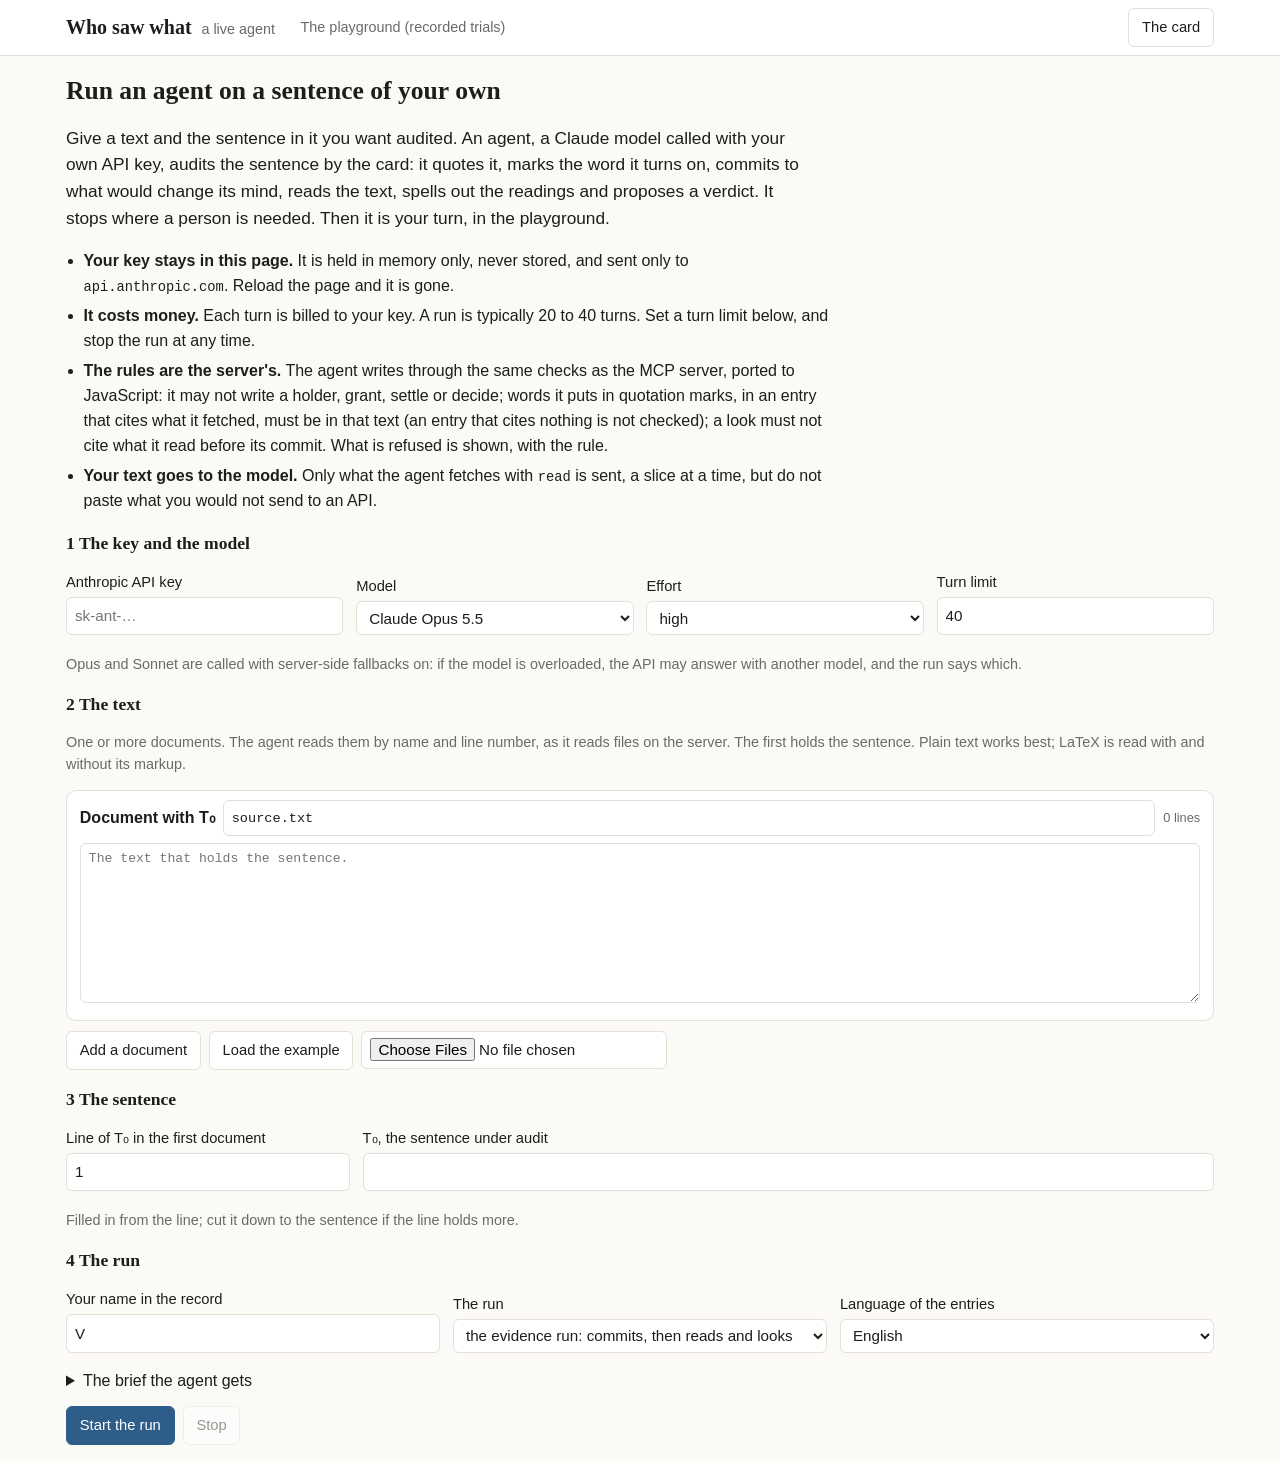
<file: server/live/index.html>
<!doctype html>
<html lang="en">
<head>
<meta charset="utf-8">
<meta name="viewport" content="width=device-width, initial-scale=1">
<title>Who Saw What: Live Agent</title>
<link rel="stylesheet" href="../playground/style.css">
<link rel="stylesheet" href="live.css">
</head>
<body>
<header class="top">
  <div class="wrap">
    <h1>Who saw what <span>a live agent</span></h1>
    <nav>
      <a class="navlink" href="../playground/">The playground (recorded trials)</a>
    </nav>
    <button id="help-btn" class="ghost" aria-expanded="false">The card</button>
  </div>
</header>

<aside id="help" hidden>
  <div class="wrap">
    <p>The procedure on one sheet, from <em>Saying What You Mean</em>, Appendix A. The agent
    gets this card, the server's instructions and the tool descriptions, word for word.</p>
    <pre id="card"></pre>
  </div>
</aside>

<main class="wrap">

<section id="intro">
  <h2>Run an agent on a sentence of your own</h2>
  <p class="lead">Give a text and the sentence in it you want audited. An agent, a Claude
  model called with your own API key, audits the sentence by the card: it quotes it, marks
  the word it turns on, commits to what would change its mind, reads the text, spells out
  the readings and proposes a verdict. It stops where a person is needed. Then it is your
  turn, in the playground.</p>
  <ul class="plain">
    <li><b>Your key stays in this page.</b> It is held in memory only, never stored, and
      sent only to <code>api.anthropic.com</code>. Reload the page and it is gone.</li>
    <li><b>It costs money.</b> Each turn is billed to your key. A run is typically 20 to 40
      turns. Set a turn limit below, and stop the run at any time.</li>
    <li><b>The rules are the server's.</b> The agent writes through the same checks as the
      MCP server, ported to JavaScript: it may not write a holder, grant, settle or decide;
      words it puts in quotation marks, in an entry that cites what it fetched, must be in that text (an entry that cites nothing is not checked); a look must not cite what it read before its
      commit. What is refused is shown, with the rule.</li>
    <li><b>Your text goes to the model.</b> Only what the agent fetches with <code>read</code>
      is sent, a slice at a time, but do not paste what you would not send to an API.</li>
  </ul>
</section>

<section id="setup">
  <h3>1 The key and the model</h3>
  <div class="row">
    <label>Anthropic API key
      <input id="key" type="password" autocomplete="off" spellcheck="false" placeholder="sk-ant-…"></label>
    <label>Model
      <select id="model">
        <option value="claude-opus-5-5">Claude Opus 5.5</option>
        <option value="claude-sonnet-5-5">Claude Sonnet 5.5</option>
        <option value="claude-haiku-5-5">Claude Haiku 5.5</option>
      </select></label>
    <label>Effort
      <select id="effort">
        <option value="high">high</option>
        <option value="medium">medium</option>
        <option value="low">low</option>
      </select></label>
    <label>Turn limit
      <input id="max-turns" type="number" min="1" max="200" value="40"></label>
  </div>
  <p class="hint">Opus and Sonnet are called with server-side fallbacks on: if the model is
  overloaded, the API may answer with another model, and the run says which.</p>

  <h3>2 The text</h3>
  <p class="hint">One or more documents. The agent reads them by name and line number, as
  it reads files on the server. The first holds the sentence. Plain text works best; LaTeX
  is read with and without its markup.</p>
  <div id="docs"></div>
  <div class="controls">
    <button id="add-doc">Add a document</button>
    <button id="example">Load the example</button>
    <label class="check"><input type="file" id="file" accept=".txt,.md,.tex,text/plain" multiple> </label>
  </div>

  <h3>3 The sentence</h3>
  <div class="row">
    <label>Line of T₀ in the first document
      <input id="line" type="number" min="1" value="1"></label>
    <label class="grow">T₀, the sentence under audit
      <input id="sentence" spellcheck="false"></label>
  </div>
  <p class="hint">Filled in from the line; cut it down to the sentence if the line holds more.</p>

  <h3>4 The run</h3>
  <div class="row">
    <label>Your name in the record
      <input id="person" value="V" maxlength="40"></label>
    <label>The run
      <select id="role">
        <option value="evidence">the evidence run: commits, then reads and looks</option>
        <option value="drafting">the drafting run: varies and precizes, names a property</option>
      </select></label>
    <label>Language of the entries
      <select id="lang">
        <option value="en">English</option>
        <option value="sv">Swedish</option>
      </select></label>
  </div>
  <details class="brief-box">
    <summary>The brief the agent gets</summary>
    <pre id="brief"></pre>
  </details>
  <div class="controls">
    <button id="start" class="primary">Start the run</button>
    <button id="stop" disabled>Stop</button>
    <span id="status" class="muted"></span>
  </div>
  <div id="setup-error" class="refusal" hidden></div>
</section>

<section id="run" hidden>
  <h2>The run</h2>
  <div class="stats" id="stats"></div>
  <div class="columns two">
    <div class="col">
      <h3>The log <small id="log-name"></small></h3>
      <div id="entries"><p class="muted">No entries yet.</p></div>
    </div>
    <div class="col">
      <h3>What the agent did <small>tool calls and what it said</small></h3>
      <div id="trace"></div>
    </div>
  </div>
  <div id="done" class="line" hidden>
    <h3>The agent has stopped</h3>
    <div id="summary"></div>
    <p>Now it is a person's turn: say who holds a reading, which you go by, or that you
    cannot tell, and give the audit's verdict. The playground takes the run as a case.</p>
    <div class="controls">
      <button id="to-playground" class="primary">Take your turn in the playground</button>
      <button id="dl-run">Download the run</button>
      <button id="dl-transcript">Download the transcript</button>
    </div>
    <p class="hint">The run file holds the log, its public key and what the agent fetched.
    The playground loads it again later (Choose a case, Load a run). The transcript is every
    message sent to and from the model.</p>
  </div>
</section>

</main>

<script src="prompt.js"></script>
<script src="../playground/audit.js"></script>
<script src="ledger.js"></script>
<script src="tools.js"></script>
<script type="module" src="agent.js"></script>
</body>
</html>
</file>
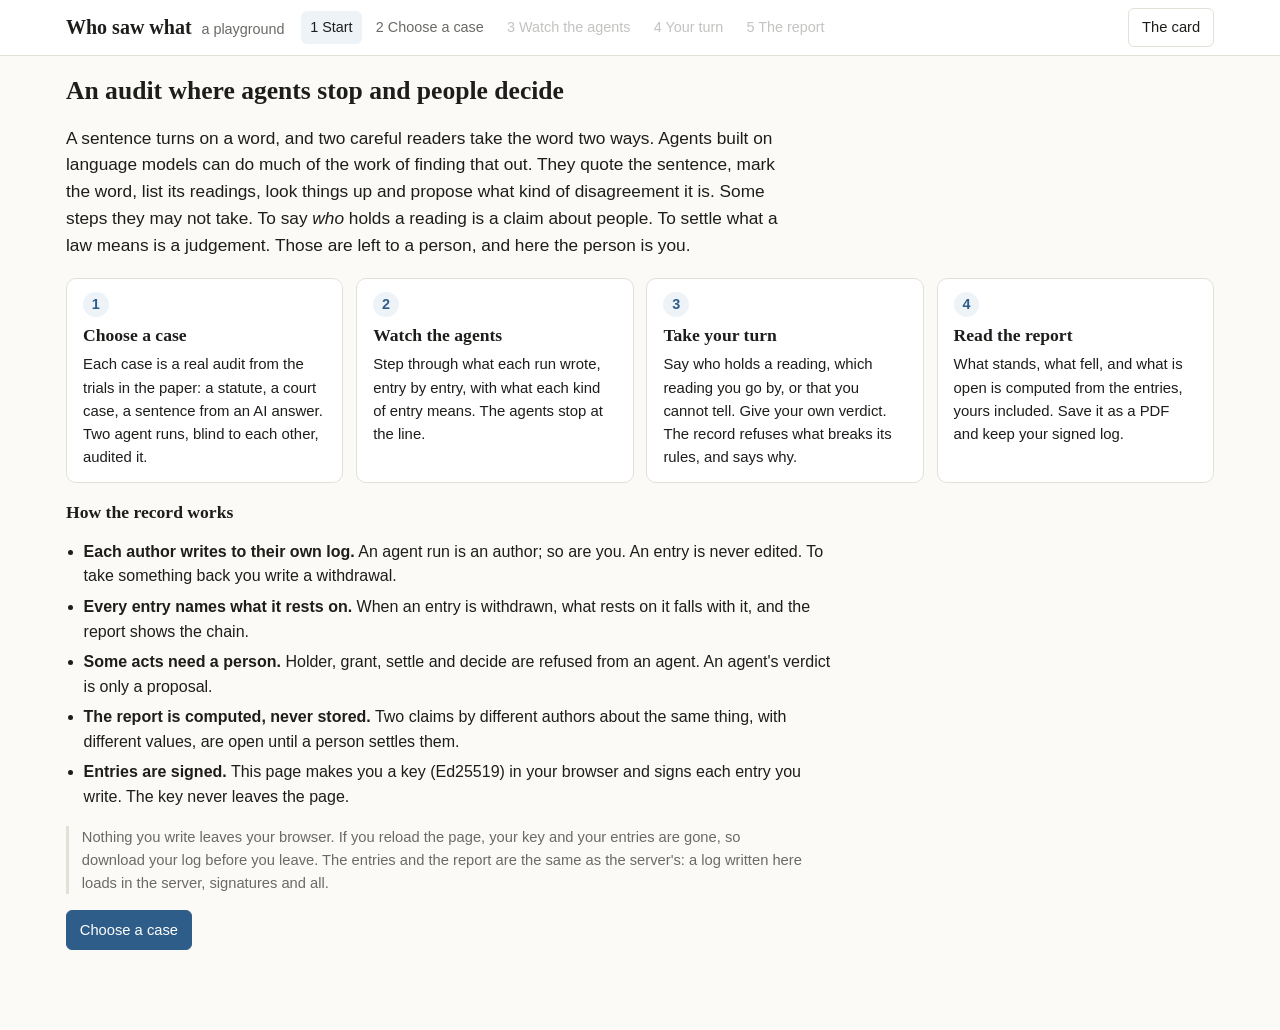
<file: server/playground/index.html>
<!doctype html>
<html lang="en">
<head>
<meta charset="utf-8">
<meta name="viewport" content="width=device-width, initial-scale=1">
<title>Who Saw What: Playground</title>
<link rel="stylesheet" href="style.css">
</head>
<body>
<header class="top">
  <div class="wrap">
    <h1>Who saw what <span>a playground</span></h1>
    <nav id="steps">
      <button data-go="start" class="on">1 Start</button>
      <button data-go="choose">2 Choose a case</button>
      <button data-go="watch">3 Watch the agents</button>
      <button data-go="turn">4 Your turn</button>
      <button data-go="report">5 The report</button>
    </nav>
    <button id="help-btn" class="ghost" aria-expanded="false">The card</button>
  </div>
</header>

<aside id="help" hidden>
  <div class="wrap">
    <p>The procedure on one sheet, from <em>Saying What You Mean</em>, Appendix A, as the
    server gives it to an agent. T₀ is the sentence under audit and <i>w</i> the word marked
    in it. Step 1b, varying, is not verdict 1b.</p>
    <pre id="card"></pre>
  </div>
</aside>

<main class="wrap">

<section id="start" class="view on">
  <h2>An audit where agents stop and people decide</h2>
  <p class="lead">A sentence turns on a word, and two careful readers take the word two
  ways. Agents built on language models can do much of the work of finding that out. They
  quote the sentence, mark the word, list its readings, look things up and propose what
  kind of disagreement it is. Some steps they may not take. To say <em>who</em> holds a
  reading is a claim about people. To settle what a law means is a judgement. Those are
  left to a person, and here the person is you.</p>

  <div class="how">
    <div><b>1</b><h3>Choose a case</h3><p>Each case is a real audit from the trials in
      the paper: a statute, a court case, a sentence from an AI answer. Two agent runs,
      blind to each other, audited it.</p></div>
    <div><b>2</b><h3>Watch the agents</h3><p>Step through what each run wrote, entry by
      entry, with what each kind of entry means. The agents stop at the line.</p></div>
    <div><b>3</b><h3>Take your turn</h3><p>Say who holds a reading, which reading you go
      by, or that you cannot tell. Give your own verdict. The record refuses what breaks its
      rules, and says why.</p></div>
    <div><b>4</b><h3>Read the report</h3><p>What stands, what fell, and what is open is
      computed from the entries, yours included. Save it as a PDF and keep your signed log.</p></div>
  </div>

  <h3>How the record works</h3>
  <ul class="plain">
    <li><b>Each author writes to their own log.</b> An agent run is an author; so are you.
      An entry is never edited. To take something back you write a withdrawal.</li>
    <li><b>Every entry names what it rests on.</b> When an entry is withdrawn, what rests
      on it falls with it, and the report shows the chain.</li>
    <li><b>Some acts need a person.</b> Holder, grant, settle and decide are refused from an
      agent. An agent's verdict is only a proposal.</li>
    <li><b>The report is computed, never stored.</b> Two claims by different authors about
      the same thing, with different values, are open until a person settles them.</li>
    <li><b>Entries are signed.</b> This page makes you a key (Ed25519) in your browser and
      signs each entry you write. The key never leaves the page.</li>
  </ul>
  <p class="note">Nothing you write leaves your browser. If you reload the page, your key and
  your entries are gone, so download your log before you leave. The entries and the report
  are the same as the server's: a log written here loads in the server, signatures and all.</p>
  <p><button class="primary" data-go="choose">Choose a case</button></p>
</section>

<section id="choose" class="view">
  <h2>Choose a case</h2>
  <p>Each card is one audit from the trials. The sentence is the one the agents audited.</p>
  <div id="cases" class="cases"></div>
  <p class="hint">Ran an agent on your own text in the <a href="../live/">live page</a>?
  Load its run file here: <input type="file" id="load-run" accept=".json,application/json">
  <span id="load-status" class="refusal-inline"></span></p>
</section>

<section id="watch" class="view">
  <div class="case-head" id="watch-head"></div>
  <div class="controls">
    <button id="prev">Back</button>
    <span id="step-label"></span>
    <button id="next" class="primary">Next entry</button>
    <button id="all">Show all</button>
    <label class="check"><input type="checkbox" id="long"> Show whole texts</label>
  </div>
  <p class="hint">A reference such as <code>g1:vd1</code> names one entry: the log
  (<code>g1</code>, the first agent run) and the entry's id in it. Click a reference to see
  the entry it names.</p>
  <div id="columns" class="columns"></div>
  <div id="line" class="line" hidden></div>
</section>

<section id="turn" class="view">
  <div class="case-head" id="turn-head"></div>
  <div class="me">
    <label>Your name in the record
      <input id="me-name" value="V (visitor)" maxlength="60"></label>
    <button id="me-key" class="primary">Make my key</button>
    <span id="me-status" class="muted"></span>
  </div>
  <div id="acts" class="acts" hidden>
    <div class="tabs" id="act-tabs"></div>
    <form id="act-form" class="act-form"></form>
    <div id="refusal" class="refusal" hidden></div>
    <h3>Your entries</h3>
    <div id="mine" class="mine"><p class="muted">None yet.</p></div>
    <p><button class="primary" data-go="report">See the report</button></p>
  </div>
</section>

<section id="report" class="view">
  <div class="case-head" id="report-head"></div>
  <div class="controls">
    <label class="check"><input type="checkbox" id="with-persons"> Include the persons
      who wrote in the trial</label>
    <button id="print" class="primary">Save as PDF</button>
    <button id="dl-log">Download my log</button>
    <button id="dl-keys">Download my public key</button>
  </div>
  <div id="report-body"></div>
</section>

</main>

<div id="print-area"></div>

<script src="trials.js"></script>
<script src="audit.js"></script>
<script src="app.js"></script>
</body>
</html>
</file>
<file: server/playground/style.css>
:root {
  --bg: #fbfaf7; --panel: #ffffff; --ink: #1d1d1b; --muted: #6b6a66; --line: #e3e0d8;
  --accent: #2f5d8a; --accent-ink: #ffffff; --soft: #eef3f8;
  --agent: #f4f1ea; --person: #eef6ee; --warn: #a33b2b; --warn-soft: #fbeeec;
  --ok: #2e6b3a; --flash: #ffe9a8;
  --serif: "Iowan Old Style", "Palatino Linotype", Palatino, Georgia, serif;
  --sans: -apple-system, BlinkMacSystemFont, "Segoe UI", Helvetica, Arial, sans-serif;
  --mono: ui-monospace, "SF Mono", Menlo, Consolas, monospace;
}
@media (prefers-color-scheme: dark) {
  :root:not([data-theme="light"]) {
    --bg: #161615; --panel: #1f1f1d; --ink: #e8e6e1; --muted: #a09d96; --line: #34332f;
    --accent: #7fb0e0; --accent-ink: #0d1620; --soft: #1d2a36;
    --agent: #24231f; --person: #1d2a20; --warn: #f08a78; --warn-soft: #3a211d;
    --ok: #8fd19e; --flash: #5a4a17;
  }
}
:root[data-theme="dark"] {
  --bg: #161615; --panel: #1f1f1d; --ink: #e8e6e1; --muted: #a09d96; --line: #34332f;
  --accent: #7fb0e0; --accent-ink: #0d1620; --soft: #1d2a36;
  --agent: #24231f; --person: #1d2a20; --warn: #f08a78; --warn-soft: #3a211d;
  --ok: #8fd19e; --flash: #5a4a17;
}
* { box-sizing: border-box; }
body { margin: 0; background: var(--bg); color: var(--ink); font: 16px/1.55 var(--sans); }
.wrap { max-width: 1180px; margin: 0 auto; padding: 0 16px; }
h1, h2, h3 { font-family: var(--serif); font-weight: 600; line-height: 1.25; }
h2 { font-size: 1.6rem; margin: 1.2rem 0 .6rem; }
h3 { font-size: 1.1rem; margin: 1.2rem 0 .4rem; }
p.lead { font-size: 1.08rem; max-width: 46rem; }
code, pre { font-family: var(--mono); font-size: .86em; }
a { color: var(--accent); }
.muted, .hint, .note { color: var(--muted); }
.hint { font-size: .9rem; }
.note { font-size: .92rem; max-width: 46rem; border-left: 3px solid var(--line); padding-left: .8rem; }

header.top { background: var(--panel); border-bottom: 1px solid var(--line); position: sticky; top: 0; z-index: 5; }
header.top .wrap { display: flex; align-items: center; gap: 1rem; flex-wrap: wrap; padding-top: .5rem; padding-bottom: .5rem; }
header.top h1 { font-size: 1.25rem; margin: 0; }
header.top h1 span { font-family: var(--sans); font-weight: 400; color: var(--muted); font-size: .9rem; margin-left: .3rem; }
nav { display: flex; gap: .25rem; flex-wrap: wrap; flex: 1; }
nav button { border: 0; background: none; color: var(--muted); padding: .35rem .6rem; border-radius: 6px; font: inherit; font-size: .9rem; cursor: pointer; }
nav button.on { background: var(--soft); color: var(--ink); }
nav button:disabled { opacity: .4; cursor: default; }

button { font: inherit; font-size: .92rem; padding: .45rem .8rem; border-radius: 6px; border: 1px solid var(--line); background: var(--panel); color: var(--ink); cursor: pointer; }
button.primary { background: var(--accent); color: var(--accent-ink); border-color: var(--accent); }
button.ghost { background: none; }
button:disabled { opacity: .45; cursor: default; }
input, select, textarea { font: inherit; font-size: .95rem; color: var(--ink); background: var(--panel); border: 1px solid var(--line); border-radius: 6px; padding: .4rem .5rem; max-width: 100%; }
textarea { width: 100%; min-height: 4.5rem; }
label { display: block; margin: .6rem 0 .2rem; font-size: .92rem; }
label.check { display: inline-flex; align-items: center; gap: .35rem; margin: 0; }
label.check input { margin: 0; }

#help { background: var(--panel); border-bottom: 1px solid var(--line); max-height: 70vh; overflow: auto; }
#help pre { white-space: pre; overflow-x: auto; font-size: .8rem; line-height: 1.35; padding-bottom: 1rem; }

.view { display: none; padding-bottom: 4rem; }
.view.on { display: block; }

.how { display: grid; grid-template-columns: repeat(auto-fit, minmax(230px, 1fr)); gap: .8rem; margin: 1.2rem 0; }
.how > div { background: var(--panel); border: 1px solid var(--line); border-radius: 10px; padding: .8rem 1rem; }
.how b { display: inline-grid; place-items: center; width: 1.6rem; height: 1.6rem; border-radius: 50%; background: var(--soft); color: var(--accent); font-size: .9rem; }
.how h3 { margin-top: .5rem; }
.how p { margin: .3rem 0 0; font-size: .93rem; }
ul.plain { max-width: 48rem; padding-left: 1.1rem; }
ul.plain li { margin: .35rem 0; }

.cases { display: grid; grid-template-columns: repeat(auto-fill, minmax(320px, 1fr)); gap: .8rem; }
.case { text-align: left; background: var(--panel); border: 1px solid var(--line); border-radius: 10px; padding: .9rem 1rem; cursor: pointer; display: flex; flex-direction: column; gap: .4rem; }
.case:hover { border-color: var(--accent); }
.case .t { font-size: .8rem; color: var(--muted); text-transform: uppercase; letter-spacing: .04em; }
.case .s { font-family: var(--serif); font-size: 1rem; }
.case .a { font-size: .88rem; color: var(--muted); }
.case .tags { font-size: .78rem; color: var(--muted); }

.case-head { background: var(--panel); border: 1px solid var(--line); border-radius: 10px; padding: .8rem 1rem; margin: 1rem 0; }
.case-head .t { font-size: .8rem; color: var(--muted); text-transform: uppercase; letter-spacing: .04em; }
.case-head blockquote { font-family: var(--serif); font-size: 1.05rem; margin: .3rem 0; }
.case-head details { font-size: .92rem; }
.case-head details p { margin: .3rem 0; }

.controls { display: flex; flex-wrap: wrap; gap: .5rem; align-items: center; margin: .6rem 0; }
#step-label { color: var(--muted); font-size: .9rem; min-width: 8rem; text-align: center; }

.columns { display: grid; grid-template-columns: repeat(auto-fit, minmax(300px, 1fr)); gap: .8rem; align-items: start; }
.col h3 { margin: .4rem 0; font-size: 1rem; }
.col h3 small { font-family: var(--sans); font-weight: 400; color: var(--muted); }
.entry { background: var(--agent); border: 1px solid var(--line); border-radius: 8px; padding: .55rem .7rem; margin: .45rem 0; font-size: .9rem; transition: background .6s; }
.entry.person { background: var(--person); }
.entry.flash { background: var(--flash); }
.entry.new { animation: rise .35s ease-out; }
@keyframes rise { from { opacity: 0; transform: translateY(6px); } }
.entry .head { display: flex; gap: .45rem; align-items: baseline; flex-wrap: wrap; }
.entry .ref { font-family: var(--mono); font-size: .8rem; color: var(--muted); }
.entry .act { font-weight: 600; }
.entry .val { font-family: var(--mono); font-size: .8rem; background: var(--panel); border: 1px solid var(--line); border-radius: 4px; padding: 0 .3rem; }
.entry .what { color: var(--muted); font-size: .82rem; margin: .15rem 0 .3rem; }
.entry .body { white-space: pre-wrap; overflow-wrap: anywhere; }
.entry .meta { font-size: .8rem; color: var(--muted); margin-top: .3rem; }
.chip { font-family: var(--mono); font-size: .76rem; border: 1px solid var(--line); background: var(--panel); border-radius: 4px; padding: 0 .3rem; margin: 0 .15rem .15rem 0; cursor: pointer; color: var(--accent); display: inline-block; }
.chip.missing { color: var(--muted); cursor: default; }

.line { border: 2px dashed var(--accent); border-radius: 10px; padding: .8rem 1rem; margin: 1.2rem 0; background: var(--soft); }
.line h3 { margin-top: 0; }

.me { display: flex; flex-wrap: wrap; gap: .6rem; align-items: end; margin: .6rem 0 1rem; }
.me label { margin: 0; }
.me input { display: block; margin-top: .2rem; min-width: 16rem; }
.tabs { display: flex; flex-wrap: wrap; gap: .3rem; border-bottom: 1px solid var(--line); padding-bottom: .4rem; }
.tabs button { font-size: .88rem; }
.tabs button.on { background: var(--soft); border-color: var(--accent); }
.act-form { background: var(--panel); border: 1px solid var(--line); border-radius: 10px; padding: .8rem 1rem; margin: .6rem 0; }
.act-form .explain { margin-top: 0; font-size: .93rem; }
.act-form select { width: 100%; }
.act-form select[multiple] { min-height: 8rem; }
.act-form .row { display: flex; gap: .6rem; flex-wrap: wrap; }
.act-form .row > * { flex: 1; min-width: 12rem; }
.refusal { background: var(--warn-soft); color: var(--warn); border-radius: 8px; padding: .6rem .8rem; font-size: .92rem; }
.refusal b { display: block; }
.mine .entry { background: var(--person); }

.rep section { background: var(--panel); border: 1px solid var(--line); border-radius: 10px; padding: .6rem 1rem .8rem; margin: .7rem 0; }
.rep h3 { margin-top: .4rem; }
.rep h3 small { font-family: var(--sans); font-weight: 400; color: var(--muted); font-size: .85rem; }
.rep .explain { color: var(--muted); font-size: .88rem; margin: 0 0 .4rem; }
.rep ul { margin: .2rem 0; padding-left: 1.1rem; }
.rep li { margin: .25rem 0; font-size: .92rem; }
.rep .warn { color: var(--warn); }
.rep .ok { color: var(--ok); }
.rep .stats { display: flex; gap: 1.2rem; flex-wrap: wrap; }
.rep .stats div { font-size: .85rem; color: var(--muted); }
.rep .stats b { display: block; font-size: 1.5rem; color: var(--ink); font-family: var(--serif); }
.rep table { border-collapse: collapse; width: 100%; font-size: .88rem; }
.rep td, .rep th { text-align: left; padding: .25rem .4rem; border-bottom: 1px solid var(--line); vertical-align: top; }

#print-area { display: none; }
@media print {
  body { background: #fff; color: #000; font-size: 10.5pt; }
  header.top, #help, main { display: none !important; }
  #print-area { display: block; padding: 0; }
  #print-area .rep section, #print-area .case-head { border: 0; padding: 0; margin: .5rem 0; break-inside: avoid-page; }
  #print-area .entry { background: none; border: 0; border-left: 2px solid #999; border-radius: 0; break-inside: avoid; }
  .chip { color: #000; border: 0; padding: 0; }
}
@media (max-width: 600px) {
  .me input { min-width: 0; width: 100%; }
  h2 { font-size: 1.35rem; }
}
.rep h4 { font-size: .95rem; margin: .6rem 0 .2rem; }
nav button, .tabs button { white-space: nowrap; }
@media (max-width: 760px) {
  header.top { position: static; }
  nav { order: 3; flex-basis: 100%; overflow-x: auto; flex-wrap: nowrap; }
  #help-btn { margin-left: auto; }
}
.refusal-inline { color: var(--warn); font-size: .9rem; }
</file>
<file: server/live/live.css>
/* Additions to ../playground/style.css for the live page. */
#intro, #setup, #run { margin: 1rem 0; }
#setup .row, .row { display: flex; gap: .8rem; flex-wrap: wrap; align-items: end; }
#setup .row label { flex: 1; min-width: 12rem; }
#setup .row label.grow { flex: 3; }
#setup .row input, #setup .row select { width: 100%; display: block; margin-top: .2rem; }
.doc { background: var(--panel); border: 1px solid var(--line); border-radius: 10px; padding: .6rem .8rem; margin: .5rem 0; }
.doc .doc-head { display: flex; gap: .5rem; align-items: center; flex-wrap: wrap; }
.doc .doc-head input { flex: 1; min-width: 10rem; font-family: var(--mono); font-size: .85rem; }
.doc textarea { min-height: 10rem; font-family: var(--mono); font-size: .82rem; line-height: 1.4; margin-top: .4rem; }
.doc .n { font-size: .8rem; color: var(--muted); }
.brief-box { margin: .8rem 0; }
.brief-box pre { white-space: pre-wrap; background: var(--panel); border: 1px solid var(--line); border-radius: 8px; padding: .6rem .8rem; font-size: .8rem; }
a.navlink { color: var(--muted); font-size: .9rem; text-decoration: none; padding: .35rem .6rem; }
a.navlink:hover { color: var(--accent); }
.columns.two { grid-template-columns: repeat(auto-fit, minmax(340px, 1fr)); }
.stats { display: flex; gap: 1.2rem; flex-wrap: wrap; margin: .4rem 0 .8rem; }
.stats div { font-size: .85rem; color: var(--muted); }
.stats b { display: block; font-size: 1.3rem; color: var(--ink); font-family: var(--serif); }
.step { border-left: 3px solid var(--line); padding: .3rem .6rem; margin: .4rem 0; font-size: .86rem; }
.step.say { border-color: var(--accent); white-space: pre-wrap; overflow-wrap: anywhere; }
.step.tool code { font-size: .8rem; }
.step.tool .out { color: var(--muted); font-family: var(--mono); font-size: .76rem; white-space: pre-wrap; overflow-wrap: anywhere; max-height: 9rem; overflow: auto; margin-top: .2rem; }
.step.refused { border-color: var(--warn); background: var(--warn-soft); }
.step.refused b { color: var(--warn); }
.step.sys { border-color: var(--muted); color: var(--muted); font-style: italic; }
#summary ul { margin: .3rem 0; padding-left: 1.1rem; font-size: .92rem; }
@media (max-width: 600px) { #setup .row label { min-width: 100%; } }
</file>
